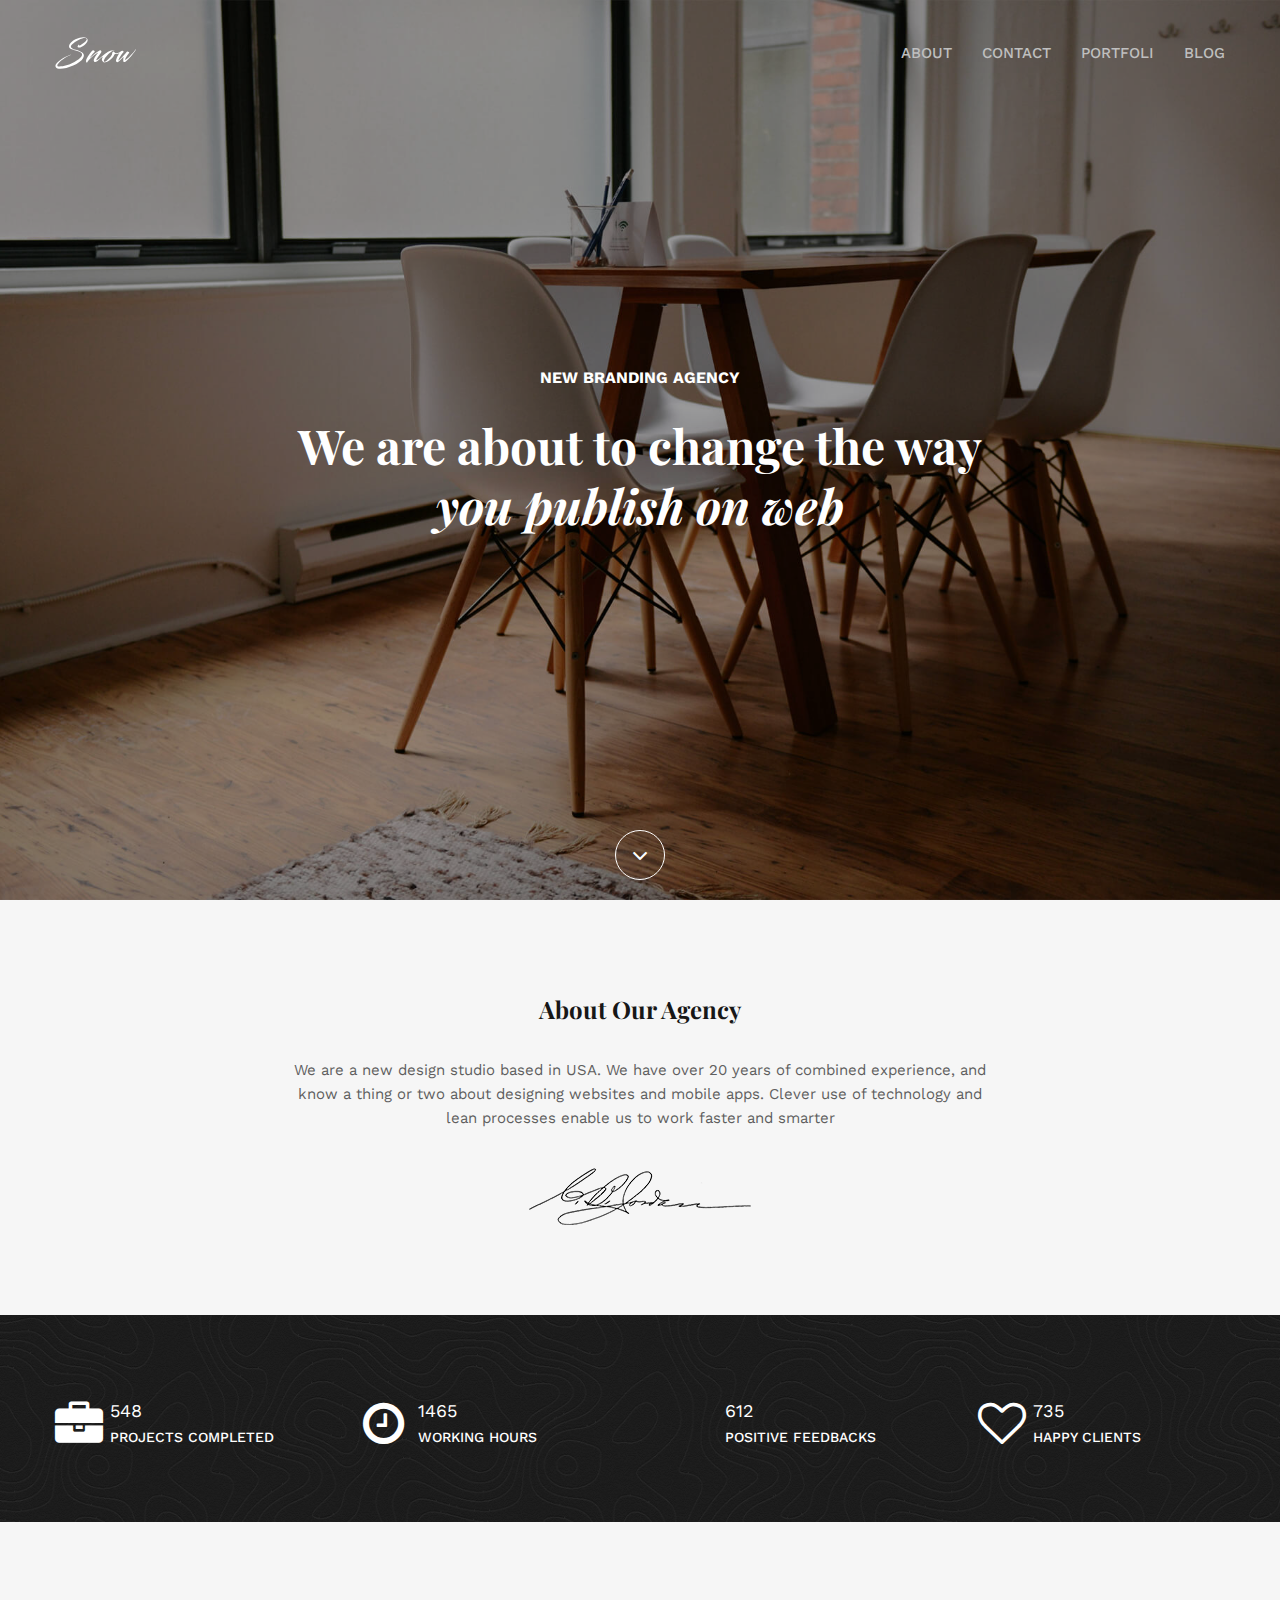
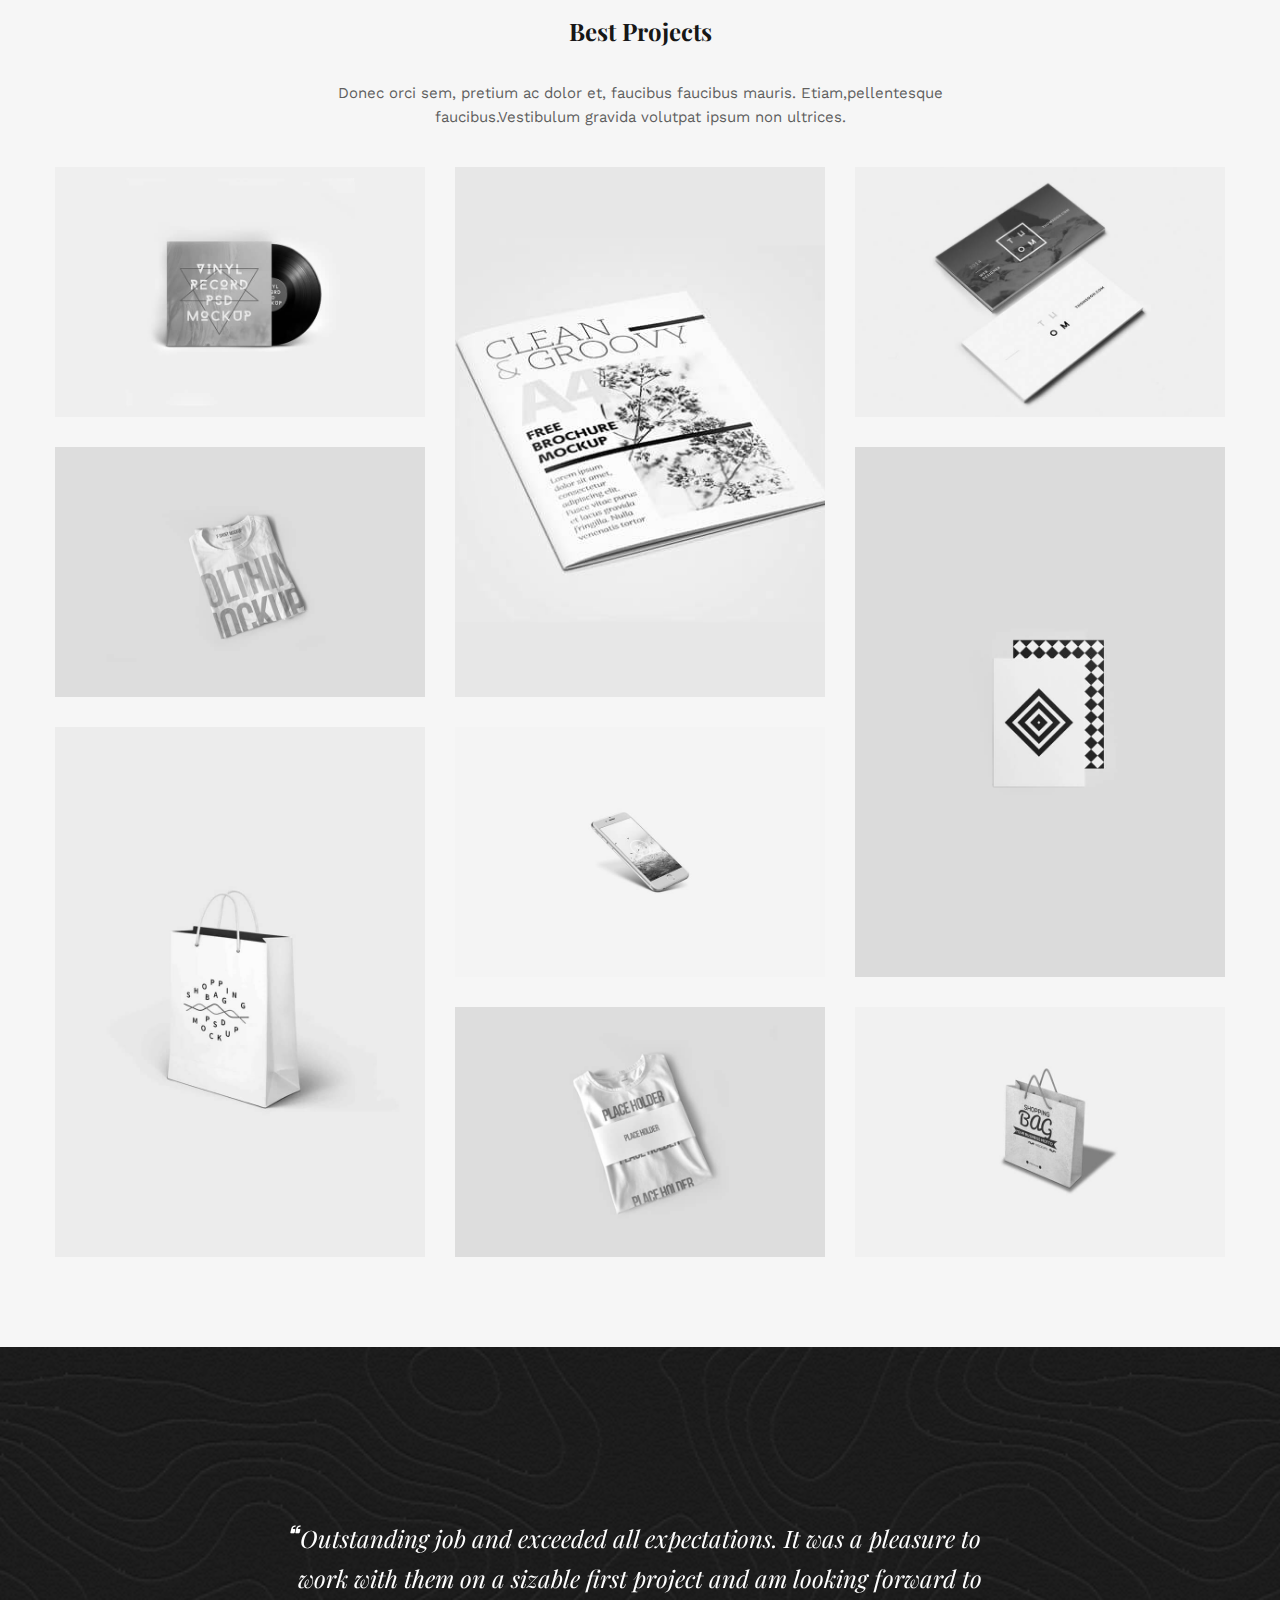
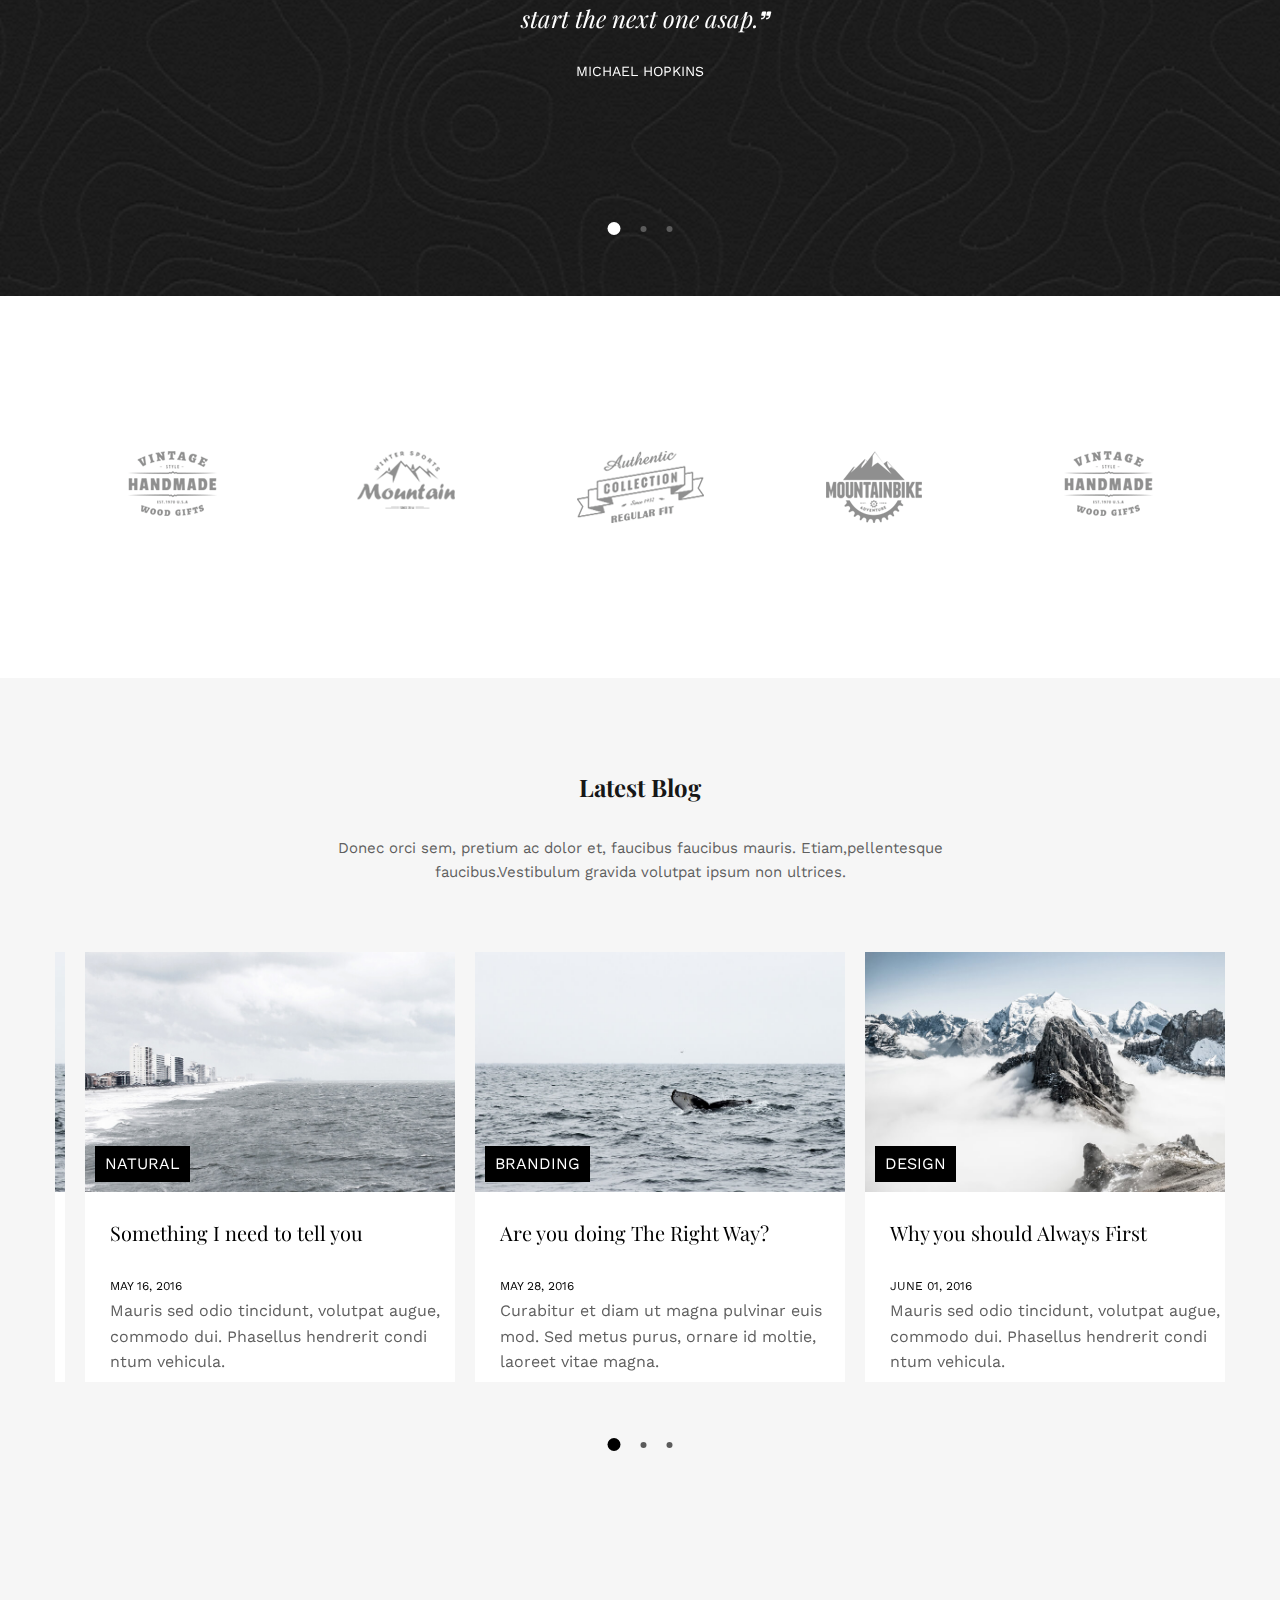
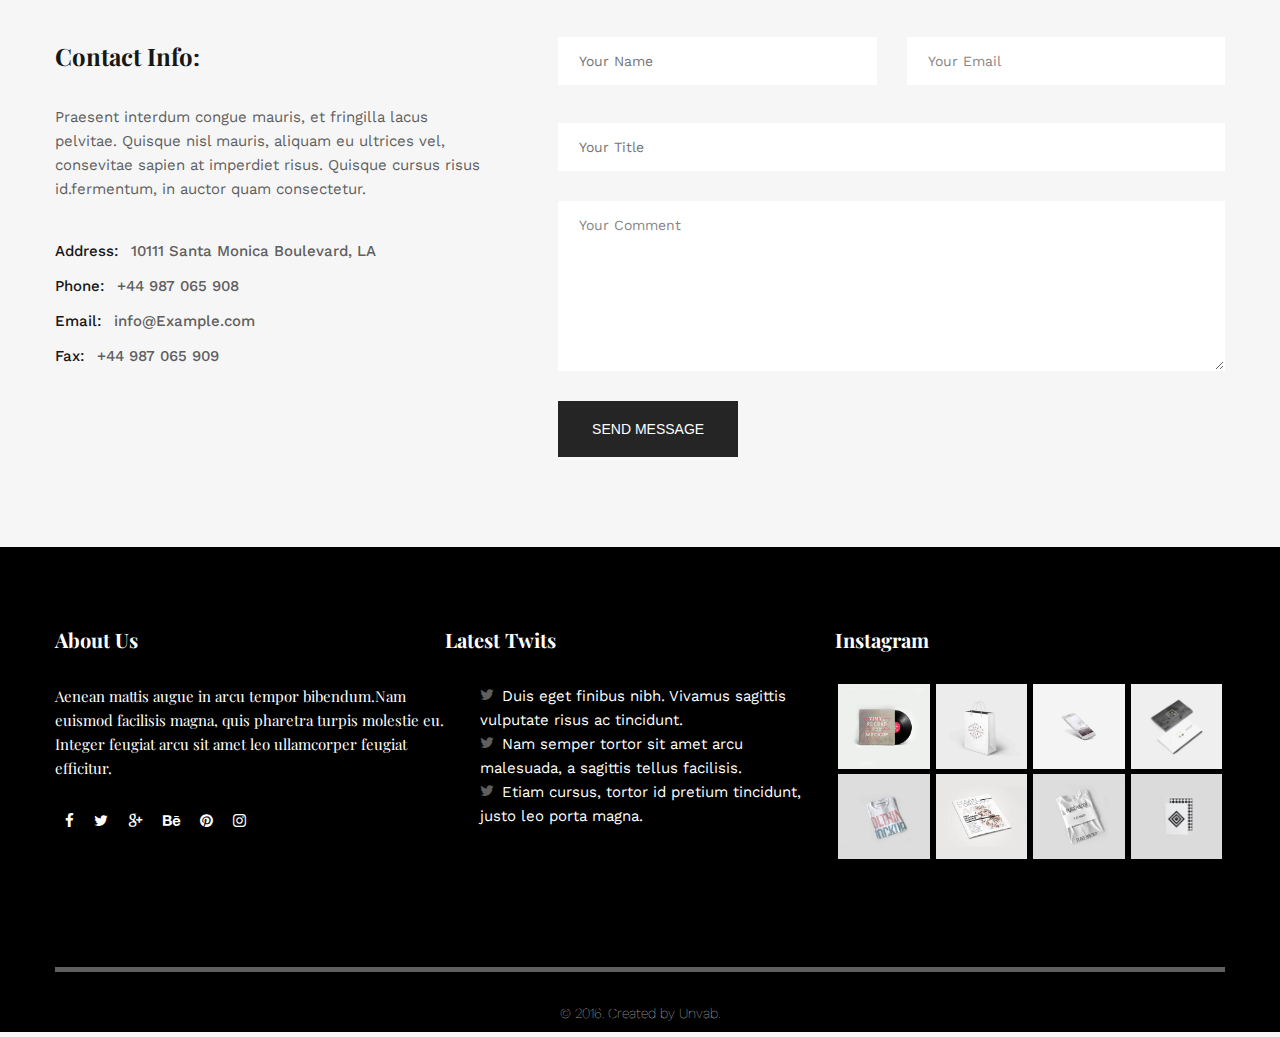
<file: index.html>
<!DOCTYPE html>
<html lang="en">

<head>
    <meta charset="UTF-8">
    <meta name="viewport" content="width=device-width, initial-scale=1">
    <link rel="stylesheet" href="css/reset .css">
    <link href="https://fonts.googleapis.com/css?family=Playfair+Display:400i,700|Work+Sans:400,500&display=swap" rel="stylesheet">
    <link rel="stylesheet" href="css/icomoon.css">
    <link rel="stylesheet" href="css/slick.css">
    <link rel="stylesheet" href="css/form.css">
    <link rel="stylesheet" href="css/style.css">
    <title>Snow</title>
</head>

<body>
    <div id="wrapper">
        <header id="header" style="background-image: url(img/bg-01.jpg);">
            <div class="header-content">
                <div class="container">
                    <div class="header-wraper">
                        <a href="#" class="logo"><img width="82" height="32" src="img/logo-light.svg" alt="">
                            <nav>
                                <span id="trigger" class="trigger">
                                    <i></i>
                                    <i></i>
                                    <i></i>
                                </span>
                                <ul class="menu" id="menu">
                                    <li><a href="#about-agency">About</a></li>
                                    <li><a href="#contact">Contact</a></li>
                                    <li><a href="#portfoli">Portfoli</a></li>
                                    <li><a href="#blog">Blog</a></li>
                                </ul>
                            </nav>
                    </div>
                </div>
            </div>
            <div class="main-slogan">
                <span class="sub-title">New branding agency</span>
                <h1>We are about to change the way <span class="text-style">you publish on web</span></h1>
            </div>
            <div class="btn-down">
                <a href="about-agency" class="icon-angle-down"></a>
            </div>
        </header>
        <main id="main"></main>
        <section class="about-agency" id="about-agency">
            <div class="heading">
                <h2>About Our Agency</h2>
                <p>We are a new design studio based in USA. We have over 20 years of combined experience, and know a thing or two about designing websites and mobile apps. Clever use of technology and lean processes enable us to work faster and smarter</p>
            </div>
            <img class="signature" src="img/signa-01.png" alt="">
        </section>
        <section class="our-achievements" style="background-image: url(img/bg-02.png);">
            <div class="container">
                <div class="row">
                    <div class="col">
                        <div class="achievements-item">
                            <i class="icon-briefcase"></i>
                            <div class="achievements-details">
                                <div class="achievements-nomber">548</div>
                                <div class="achievements-title">projects completed</div>
                            </div>
                        </div>
                    </div>
                    <div class="col">
                        <div class="achievements-item">
                            <i class="icon-clock-o"></i>
                            <div class="achievements-details">
                                <div class="achievements-nomber">1465</div>
                                <div class="achievements-title">WORKING HOURS</div>
                            </div>
                        </div>
                    </div>
                    <div class="col">
                        <div class="achievements-item">
                            <i class="icon-star"></i>
                            <div class="achievements-details">
                                <div class="achievements-nomber">612</div>
                                <div class="achievements-title">POSITIVE FEEDBACKS</div>
                            </div>
                        </div>
                    </div>
                    <div class="col">
                        <div class="achievements-item">
                            <i class="icon-heart-o"></i>
                            <div class="achievements-details">
                                <div class="achievements-nomber">735</div>
                                <div class="achievements-title">HAPPY CLIENTS</div>
                            </div>
                        </div>
                    </div>
                </div>
            </div>
        </section>
        <section class="best-project" id="portfoli">
            <div class="container">
                <div class="heading">
                    <h2>Best Projects</h2>
                    <p>Donec orci sem, pretium ac dolor et, faucibus faucibus mauris. Etiam,pellentesque faucibus.Vestibulum gravida volutpat ipsum non ultrices.</p>
                </div>
                <div class="project-items">
                    <div class="project-items-col">
                        <a href="#" class="project-item" style="background-image: url(img/img-05.jpg);"></a>
                        <a href="#" class="project-item" style="background-image: url(img/img-06.jpg);"></a>
                        <a href="#" class="project-item project-item-big" style="background-image: url(img/img-07.jpg);"></a>
                    </div>
                    <div class="project-items-col">
                        <a href="#" class="project-item project-item-big" style="background-image: url(img/img-08.jpg);"></a>
                        <a href="#" class="project-item" style="background-image: url(img/img-09.jpg);"></a>
                        <a href="#" class="project-item" style="background-image: url(img/img-10.jpg);"></a>
                    </div>
                    <div class="project-items-col">
                        <a href="#" class="project-item" style="background-image: url(img/img-11.jpg);"></a>
                        <a href="#" class="project-item project-item-big" style="background-image: url(img/img-12.jpg);"></a>
                        <a href="#" class="project-item" style="background-image: url(img/img-13.jpg);"></a>
                    </div>
                </div>
            </div>
    </div>
    </section>
    <section class="testimonials" style="background-image: url(img/bg-02.png);">
        <div class="single-item">
            <div>
                <blockquote>
                    <p>Outstanding job and exceeded all expectations. It was a pleasure to work with them on a sizable first project and am looking forward to start the next one asap.</p>
                    <cite>Michael Hopkins</cite>
                </blockquote>
            </div>
            <div>
                <blockquote>
                    <p>Lorem ipsum dolor sit amet, consectetur adipisicing elit. Quos, omnis.</p>
                    <cite>Michael Hopkins</cite>
                </blockquote>
            </div>
            <div>
                <blockquote>
                    <p>Lorem ipsum dolor sit amet, consectetur adipisicing elit. Et tempore, nesciunt atque! Cum sapiente beatae numquam doloremque dolores deserunt eveniet impedit accusamus quibusdam? Aliquam ipsa eius sint ex, molestiae repellendus.</p>
                    <cite>Michael Hopkins</cite>
                </blockquote>
            </div>
        </div>
    </section>
    <section class="logo-carousel">
        <div class="container">
            <div class="logo-item">
                <div><a class="logo-link" href="#"><img src="img/img-01.png" alt=""></a></div>
                <div><a class="logo-link" href="#"><img src="img/img-02.png" alt=""></a></div>
                <div><a class="logo-link" href="#"><img src="img/img-03.png" alt=""></a></div>
                <div><a class="logo-link" href="#"><img src="img/img-04.png" alt=""></a></div>
                <div><a class="logo-link" href="#"><img src="img/img-01.png" alt=""></a></div>
                <div><a class="logo-link" href="#"><img src="img/img-02.png" alt=""></a></div>
                <div><a class="logo-link" href="#"><img src="img/img-03.png" alt=""></a></div>
                <div><a class="logo-link" href="#"><img src="img/img-04.png" alt=""></a></div>
            </div>
        </div>
    </section>
    <section class="latest-blog">
        <div class="heading">
            <h2>Latest Blog</h2>
            <p>Donec orci sem, pretium ac dolor et, faucibus faucibus mauris. Etiam,pellentesque faucibus.Vestibulum gravida volutpat ipsum non ultrices.</p>
        </div>
        <div class="container">
            <div class="post-carousel" id="blog">
                <div>
                    <div class="post">
                        <a href="#">
                            <figure style="background-image: url(img/img-02.jpg);">
                                <!-- <img src="img/img-02.jpg" alt=""> -->
                                <figcaption>natural</figcaption>
                            </figure>
                        </a>
                        <div class="post-title">Something I need to tell you</div>
                        <div class="post-time">May 16, 2016</div>
                        <div class="post-description">Mauris sed odio tincidunt, volutpat augue, commodo dui. Phasellus hendrerit condi ntum vehicula.</div>
                    </div>
                </div>
                <div>
                    <div class="post">
                        <a href="#">
                            <figure style="background-image: url(img/img-03.jpg);">
                                <figcaption>branding</figcaption>
                            </figure>
                        </a>
                        <div class="post-title">Are you doing The Right Way?</div>
                        <div class="post-time">May 28, 2016</div>
                        <div class="post-description">Curabitur et diam ut magna pulvinar euis mod. Sed metus purus, ornare id moltie, laoreet vitae magna.</div>
                    </div>
                </div>
                <div>
                    <div class="post">
                        <a href="#">
                            <figure style="background-image: url(img/img-04.jpg);">
                                <figcaption>design</figcaption>
                            </figure>
                        </a>
                        <div class="post-title">Why you should Always First</div>
                        <div class="post-time">june 01, 2016</div>
                        <div class="post-description">Mauris sed odio tincidunt, volutpat augue, commodo dui. Phasellus hendrerit condi ntum vehicula.</div>
                    </div>
                </div>
                <div>
                    <div class="post">
                        <div class="post-img"><img src="img/img-03.jpg" alt=""></div>
                        <div class="post-title">Are you doing The Right Way?</div>
                        <div class="post-time">May 28, 2016</div>
                        <div class="post-description">Curabitur et diam ut magna pulvinar euis mod. Sed metus purus, ornare id moltie, laoreet vitae magna.</div>
                    </div>
                </div>
                <div>
                    <div class="post">
                        <div class="post-img"><img src="img/img-04.jpg" alt=""></div>
                        <div class="post-title">Why you should Always First</div>
                        <div class="post-time">june 01, 2016</div>
                        <div class="post-description">Mauris sed odio tincidunt, volutpat augue, commodo dui. Phasellus hendrerit condi ntum vehicula.</div>
                    </div>
                </div>
                <div>
                    <div class="post">
                        <div class="post-img"><img src="img/img-02.jpg" alt=""></div>
                        <div class="post-title">Something I need to tell you</div>
                        <div class="post-time">May 16, 2016</div>
                        <div class="post-description">Mauris sed odio tincidunt, volutpat augue, commodo dui. Phasellus hendrerit condi ntum vehicula.</div>
                    </div>
                </div>
                <div>
                    <div class="post">
                        <div class="post-img"><img src="img/img-03.jpg" alt=""></div>
                        <div class="post-title">Are you doing The Right Way?</div>
                        <div class="post-time">May 28, 2016</div>
                        <div class="post-description">Curabitur et diam ut magna pulvinar euis mod. Sed metus purus, ornare id moltie, laoreet vitae magna.</div>
                    </div>
                </div>
                <div>
                    <div class="post">
                        <div class="post-img"><img src="img/img-03.jpg" alt=""></div>
                        <div class="post-title">Are you doing The Right Way?</div>
                        <div class="post-time">May 28, 2016</div>
                        <div class="post-description">Curabitur et diam ut magna pulvinar euis mod. Sed metus purus, ornare id moltie, laoreet vitae magna.</div>
                    </div>
                </div>
            </div>
        </div>
    </section>
    <section class="contact-info" id="contact">
        <div class="container">
            <div class="row">
                <div class="contact">
                    <div class="contact-heading">
                        <h2>Contact Info:</h2>
                        <p>Praesent interdum congue mauris, et fringilla lacus pelvitae. Quisque nisl mauris, aliquam eu ultrices vel, consevitae sapien at imperdiet risus. Quisque cursus risus id.fermentum, in auctor quam consectetur.</p>
                    </div>
                    <ul class="contact-list">
                        <li>
                            <strong class="contact-list_title">Address:</strong>
                            <span> 10111 Santa Monica Boulevard, LA</span>
                        </li>
                        <li>
                            <strong class="contact-list_title">Phone:</strong>
                            <a href="tel:44987065908">+44 987 065 908</a>
                        </li>
                        <li>
                            <strong class="contact-list_title">Email:</strong>
                            <a href="mailto:info@Example.com">info@Example.com</a>
                        </li>
                        <li>
                            <strong class="contact-list_title">Fax:</strong>
                            <a href="fax:+44987065908">+44 987 065 909</a>
                        </li>
                    </ul>
                </div>
                <div class="contact-form">
                    <form action="#">
                        <div class="user-data">
                            <input type="text" placeholder="Your Name">
                            <input type="email" placeholder="Your Email">
                        </div>
                        <input type="text" placeholder="Your Title">
                        <textarea name="#" id="#" cols="30" rows="10" placeholder="Your Comment"></textarea>
                        <input type="submit" value="send message">
                    </form>
                </div>
            </div>
        </div>
    </section>
    <footer id="footer">
        <div class="container">
            <div class="row">
                <div class="col-footer">
                    <h5>About Us</h5>
                    <p>Aenean mattis augue in arcu tempor bibendum.Nam euismod facilisis magna, quis pharetra turpis molestie eu. Integer feugiat arcu sit amet leo ullamcorper feugiat efficitur.</p>
                    <div class="social-icon">
                        <ul>
                            <li><a href="#" class="icon-facebook"></a></li>
                            <li><a href="#" class="icon-twitter"></a></li>
                            <li><a href="#" class="icon-google"></a></li>
                            <li><a href="#" class="icon-behance"></a></li>
                            <li><a href="#" class="icon-pinterest"></a></li>
                            <li><a href="#" class="icon-instagram"></a></li>
                        </ul>
                    </div>
                </div>
                <div class="col-footer">
                    <h5>Latest Twits</h5>
                    <ul class="twitter">
                        <li><i class="icon-twitter icon-twitter-home">
                                <span class="li-text">Duis eget finibus nibh. Vivamus sagittis vulputate risus ac tincidunt.</span>
                        </i></li>
                        <li><i class="icon-twitter">
                                <span class="li-text">Nam semper tortor sit amet arcu malesuada, a sagittis tellus facilisis.</span>
                        </i></li>
                        <li><i class="icon-twitter">
                                <span class="li-text">Etiam cursus, tortor id pretium tincidunt, justo leo porta magna.</span>
                        </i></li>
                    </ul>
                </div>
                <div class="col-footer">
                    <h5>Instagram</h5>
                    <div class="row">
                        <div class="insta-col">
                            <a href="#" class="insta-img" style="background-image: url(img/img-05.jpg);"></a>
                            <a href="#" class="insta-img" style="background-image: url(img/img-06.jpg);"></a>
                        </div>
                        <div class="insta-col">
                            <a href="#" class="insta-img" style="background-image: url(img/img-07.jpg);"></a>
                            <a href="#" class="insta-img" style="background-image: url(img/img-08.jpg);"></a>
                        </div>
                        <div class="insta-col">
                            <a href="#" class="insta-img" style="background-image: url(img/img-09.jpg);"></a>
                            <a href="#" class="insta-img" style="background-image: url(img/img-10.jpg);"></a>
                        </div>
                        <div class="insta-col">
                            <a href="#" class="insta-img" style="background-image: url(img/img-11.jpg);"></a>
                            <a href="#" class="insta-img" style="background-image: url(img/img-12.jpg);"></a>
                        </div>
                    </div>
                </div>
            </div>
             <div class="border">
                <h6>© 2016. Created by Unvab.</h6>
            </div>
        </div>
    </footer>
    </div>
    <script src="js/jquery-3.3.1.min.js"></script>
    <script src="js/slick.js"></script>
    <script type="js/masonry.pkgd.js"></script>
    <script src="js/main.js"></script>
</body>

</html>
</file>
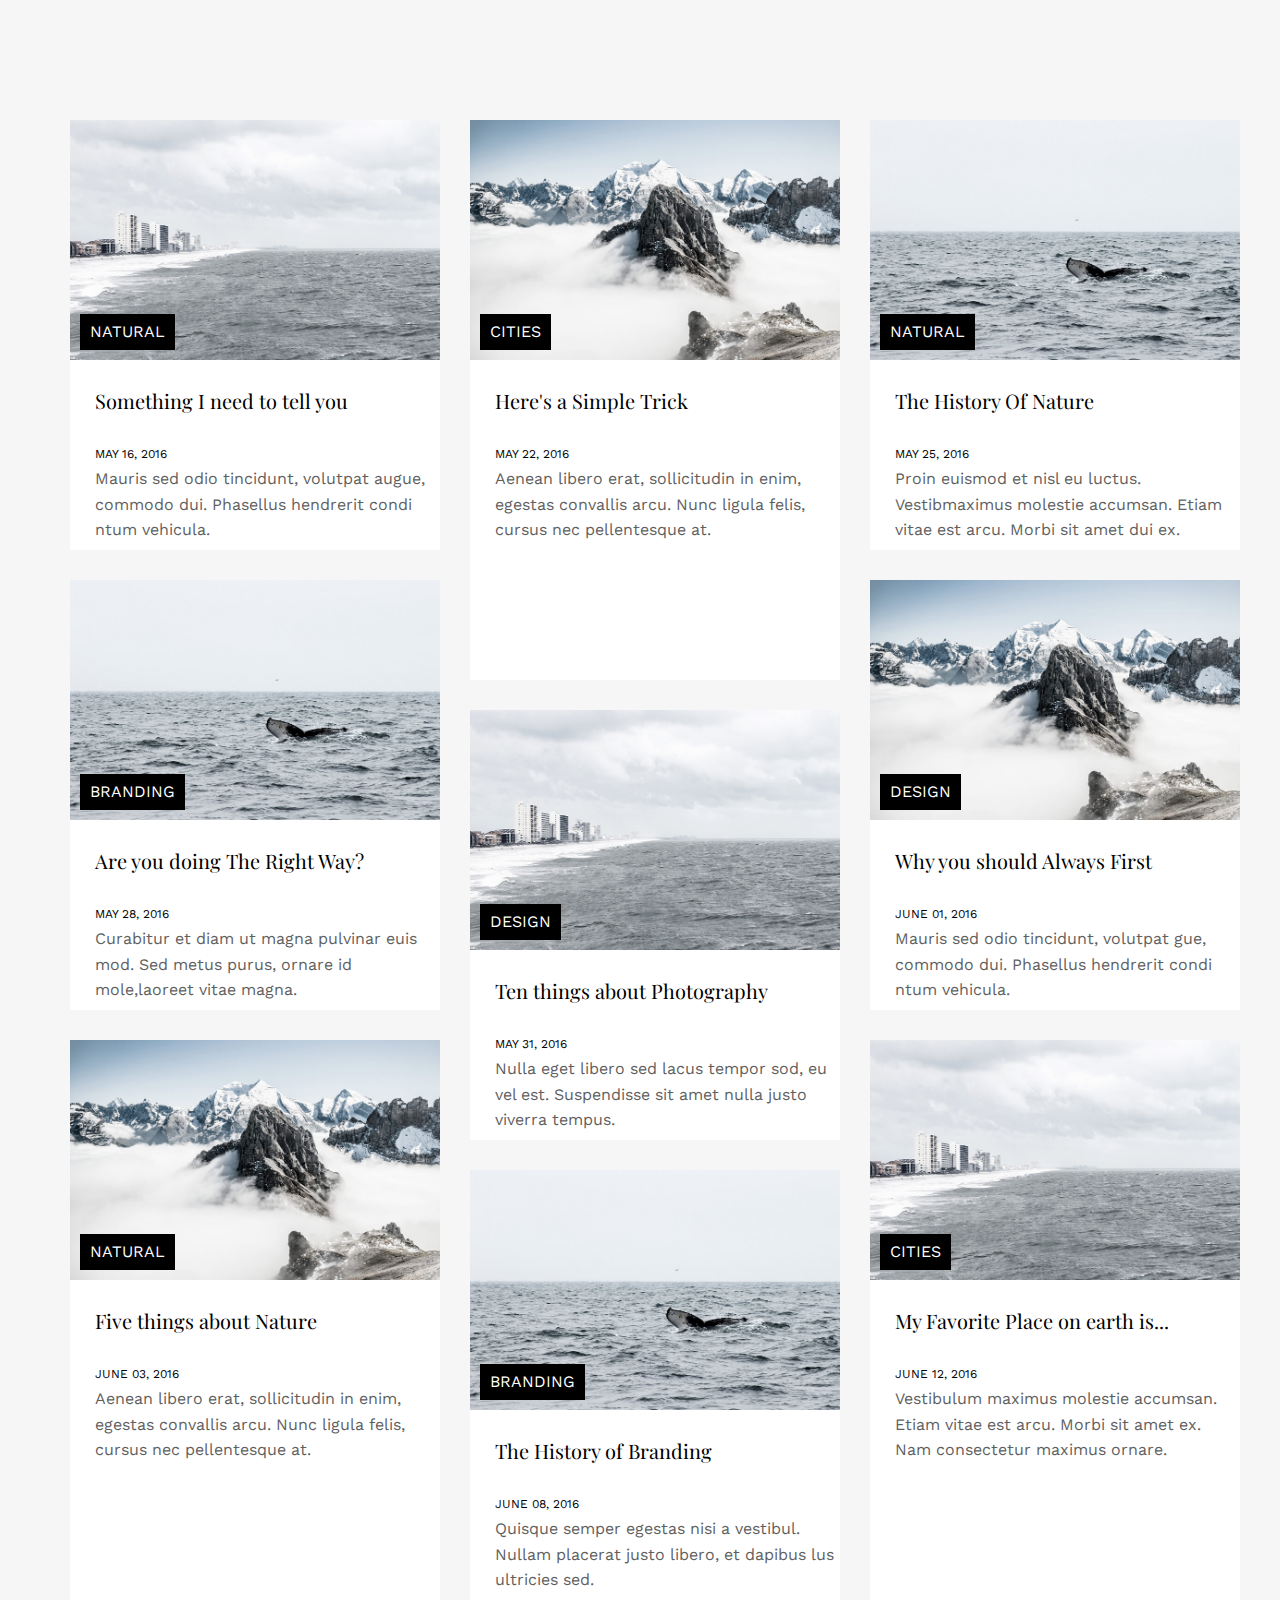
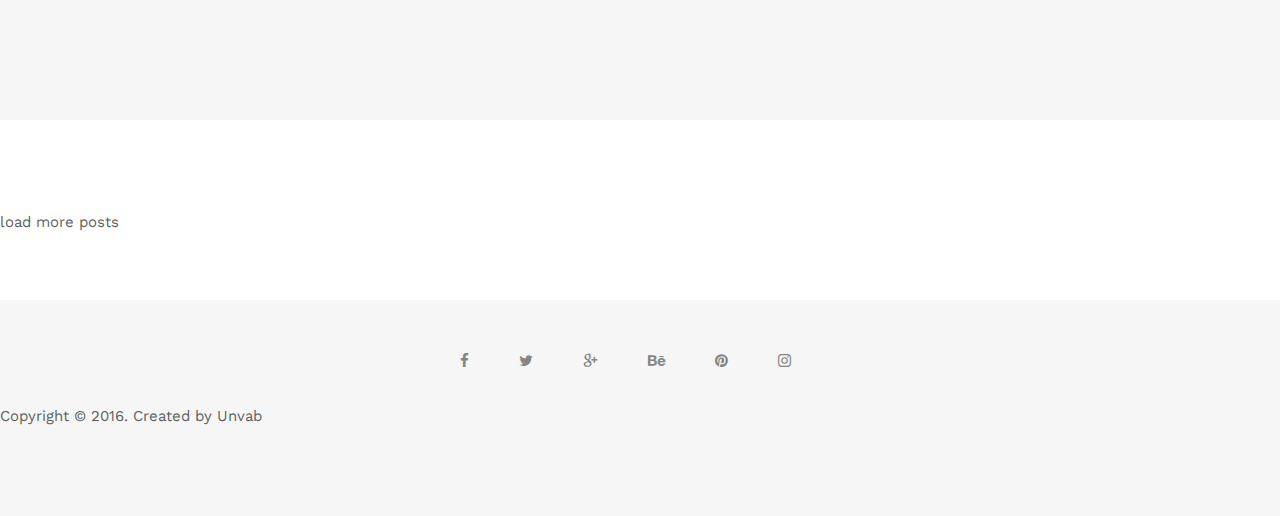
<file: singl-post.html>
<!DOCTYPE html>
<html lang="en">
<head>
	<meta charset="UTF-8">
	<title>singl-post</title>
    <link rel="stylesheet" href="css/reset .css">
    <link href="https://fonts.googleapis.com/css?family=Playfair+Display:400i,700|Work+Sans:400,500&display=swap" rel="stylesheet">
    <link rel="stylesheet" href="css/icomoon.css">
    <link rel="stylesheet" href="css/slick.css">
    <link rel="stylesheet" href="css/form.css">
    <link rel="stylesheet" href="css/style.css">
</head>
<body>
	<header>
	</header>
	<main id="main" style="background-color: #f6f6f6">
		<section class="singl-post">
			
			<div class="container">
                <div class="post-item">
                    <div class="post-col">
                        <div class="post">
                            <a href="#">
                                <figure style="background-image: url(img/img-02.jpg);">                         
                                    <figcaption>natural</figcaption>
                                </figure>
                            </a>
                                <div class="post-title">Something I need to tell you</div>
                                <div class="post-time">May 16, 2016</div>
                                <div class="post-description">Mauris sed odio tincidunt, volutpat augue, commodo dui. Phasellus hendrerit condi ntum vehicula.</div>
                        </div>
                        <div class="post">
                            <a href="#">
                                <figure style="background-image: url(img/img-03.jpg);">                         
                                    <figcaption>branding</figcaption>
                                </figure>
                            </a>
                                <div class="post-title">Are you doing The Right Way?</div>
                                <div class="post-time">May 28, 2016</div>
                                <div class="post-description">Curabitur et diam ut magna pulvinar euis mod. Sed metus purus, ornare id mole,laoreet vitae magna.</div>
                        </div>
                        <div class="post post-big">
                            <a href="#">
                                <figure class="picture" style="background-image: url(img/img-04.jpg);">                         
                                    <figcaption>natural</figcaption>
                                </figure>
                            </a>
                                <div class="post-title">Five things about Nature</div>
                                <div class="post-time">june 03, 2016</div>
                                <div class="post-description">Aenean libero erat, sollicitudin in enim, egestas convallis arcu. Nunc ligula felis, cursus nec pellentesque at.</div>
                        </div>
                    </div>
                     <div class="post-col">
                        <div class="post post-big">
                            <a href="#">
                                <figure class="picture" style="background-image: url(img/img-04.jpg);">                         
                                    <figcaption>cities</figcaption>
                                </figure>
                            </a>
                                <div class="post-title">Here's a Simple Trick</div>
                                <div class="post-time">May 22, 2016</div>
                                <div class="post-description">Aenean libero erat, sollicitudin in enim, egestas convallis arcu. Nunc ligula felis, cursus nec pellentesque at.</div>
                        </div>
                        <div class="post">
                            <a href="#">
                                <figure style="background-image: url(img/img-02.jpg);">                         
                                    <figcaption>design</figcaption>
                                </figure>
                            </a>
                                <div class="post-title">Ten things about Photography</div>
                                <div class="post-time">May 31, 2016</div>
                                <div class="post-description">Nulla eget libero sed lacus tempor sod, eu vel est. Suspendisse sit amet nulla justo viverra tempus.</div>
                        </div>
                        <div class="post">
                            <a href="#">
                                <figure style="background-image: url(img/img-03.jpg);">                         
                                    <figcaption>branding</figcaption>
                                </figure>
                            </a>
                                <div class="post-title">The History of Branding</div>
                                <div class="post-time">june 08, 2016</div>
                                <div class="post-description">Quisque semper egestas nisi a vestibul. Nullam placerat justo libero, et dapibus lus ultricies sed.</div>
                        </div>
                    </div>
                     <div class="post-col">
                        <div class="post">
                            <a href="#">
                                <figure style="background-image: url(img/img-03.jpg);">                         
                                    <figcaption>natural</figcaption>
                                </figure>
                            </a>
                                <div class="post-title">The History Of Nature</div>
                                <div class="post-time">May 25, 2016</div>
                                <div class="post-description">Proin euismod et nisl eu luctus. Vestibmaximus molestie accumsan. Etiam vitae est arcu. Morbi sit amet dui ex.</div>
                        </div>
                        <div class="post">
                            <a href="#">
                                <figure style="background-image: url(img/img-04.jpg);">                         
                                    <figcaption>design</figcaption>
                                </figure>
                            </a>
                                <div class="post-title">Why you should Always First</div>
                                <div class="post-time">june 01, 2016</div>
                                <div class="post-description">Mauris sed odio tincidunt, volutpat gue, commodo dui. Phasellus hendrerit condi ntum vehicula.</div>
                        </div>
                        <div class="post post-big">
                            <a href="#">
                                <figure class="picture" style="background-image: url(img/img-02.jpg);">                         
                                    <figcaption>cities</figcaption>
                                </figure>
                            </a>
                                <div class="post-title">My Favorite Place on earth is...</div>
                                <div class="post-time">june 12, 2016</div>
                                <div class="post-description">Vestibulum maximus molestie accumsan. Etiam vitae est arcu. Morbi sit amet ex. Nam consectetur maximus ornare.</div>
                        </div>
                    </div>                         
                </div>      
            </div>
                
				
        
		</section>
		<section class="next" style="background-color: #fff">
			<div class="load">
				<p>load more posts</p>
			</div>
		</section>
	</main>
    <footer id="footer-snow" style="background-color: #f6f6f6">
        <div class="social-icon-snow">
            <ul>
                <li class="footer-li"><a href="#" class="icon-facebook"></a></li>
                <li class="footer-li"><a href="#" class="icon-twitter"></a></li>
                <li class="footer-li"><a href="#" class="icon-google"></a></li>
                <li class="footer-li"><a href="#" class="icon-behance"></a></li>
                <li class="footer-li"><a href="#" class="icon-pinterest"></a></li>
                <li class="footer-li"><a href="#" class="icon-instagram"></a></li>
            </ul>
            <p>Copyright © 2016. Created by Unvab</p>
        </div>
    </footer>
</body>
</html>
</file>
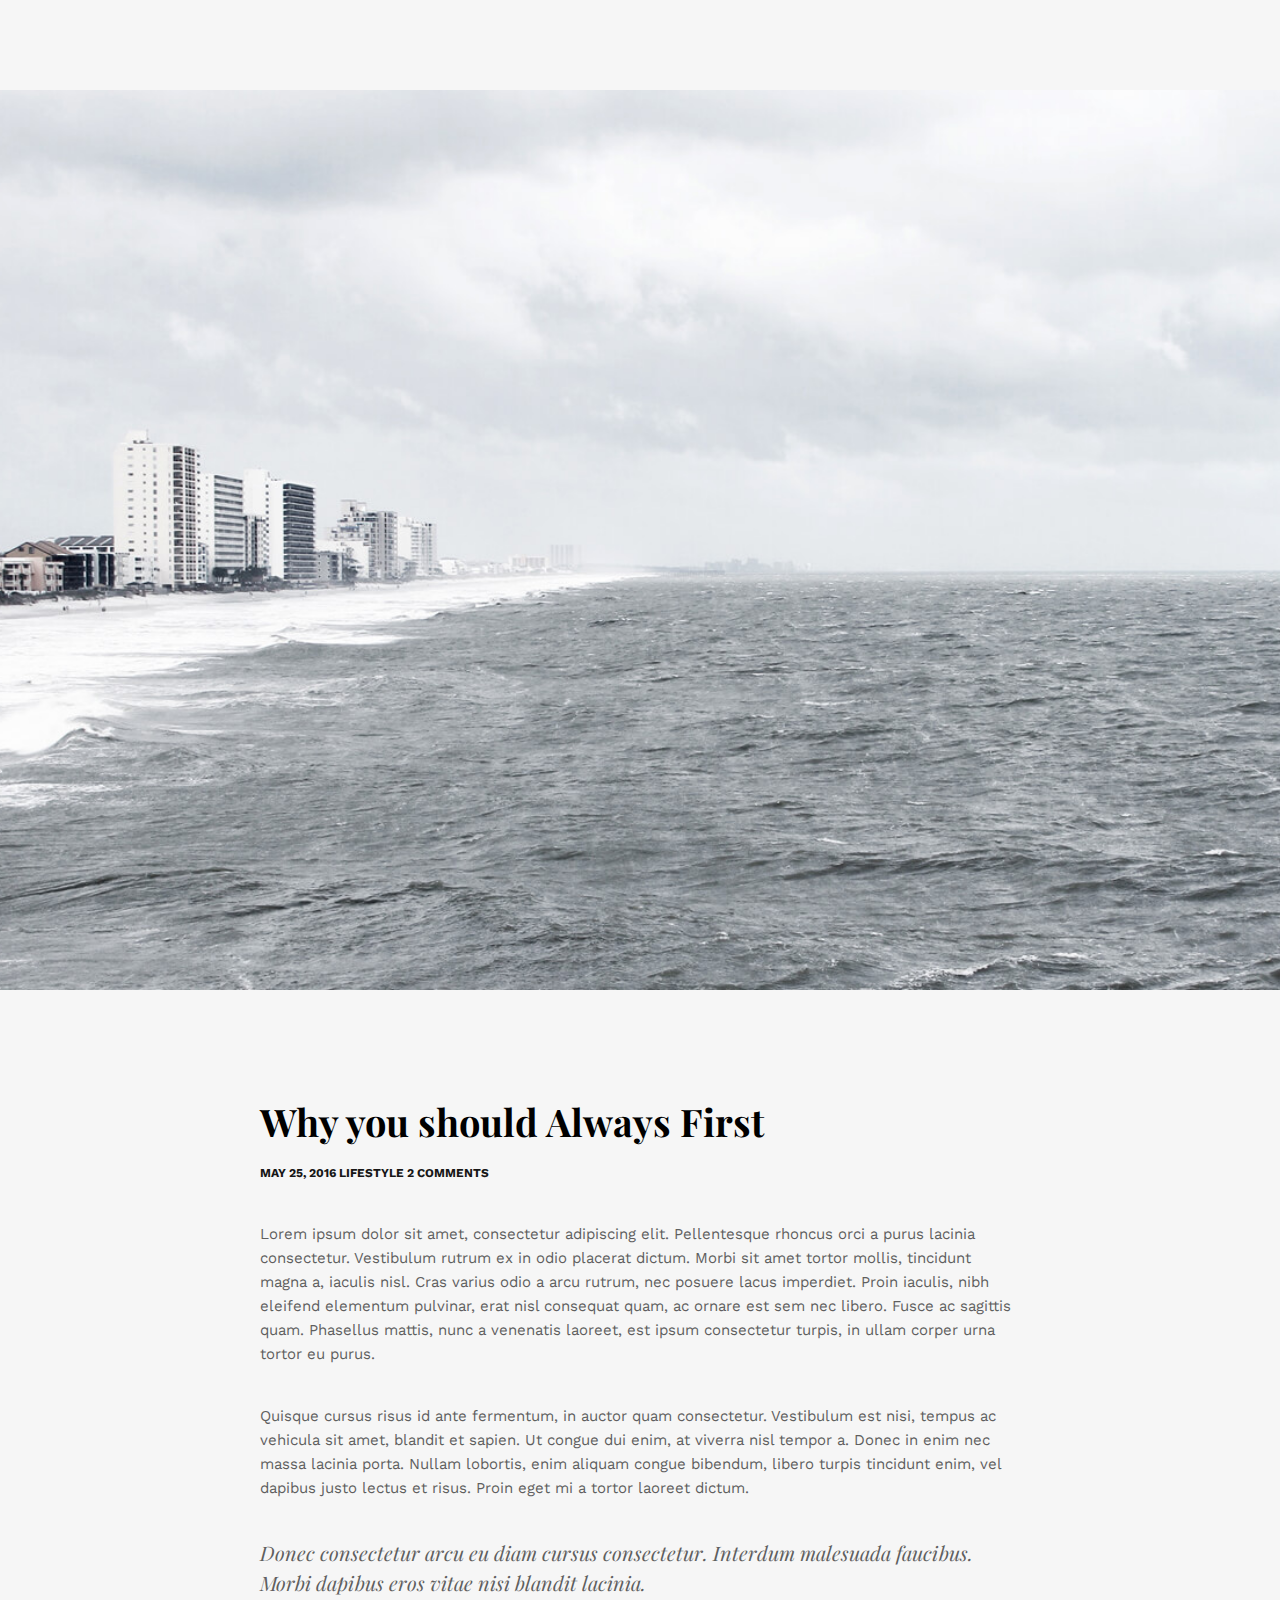
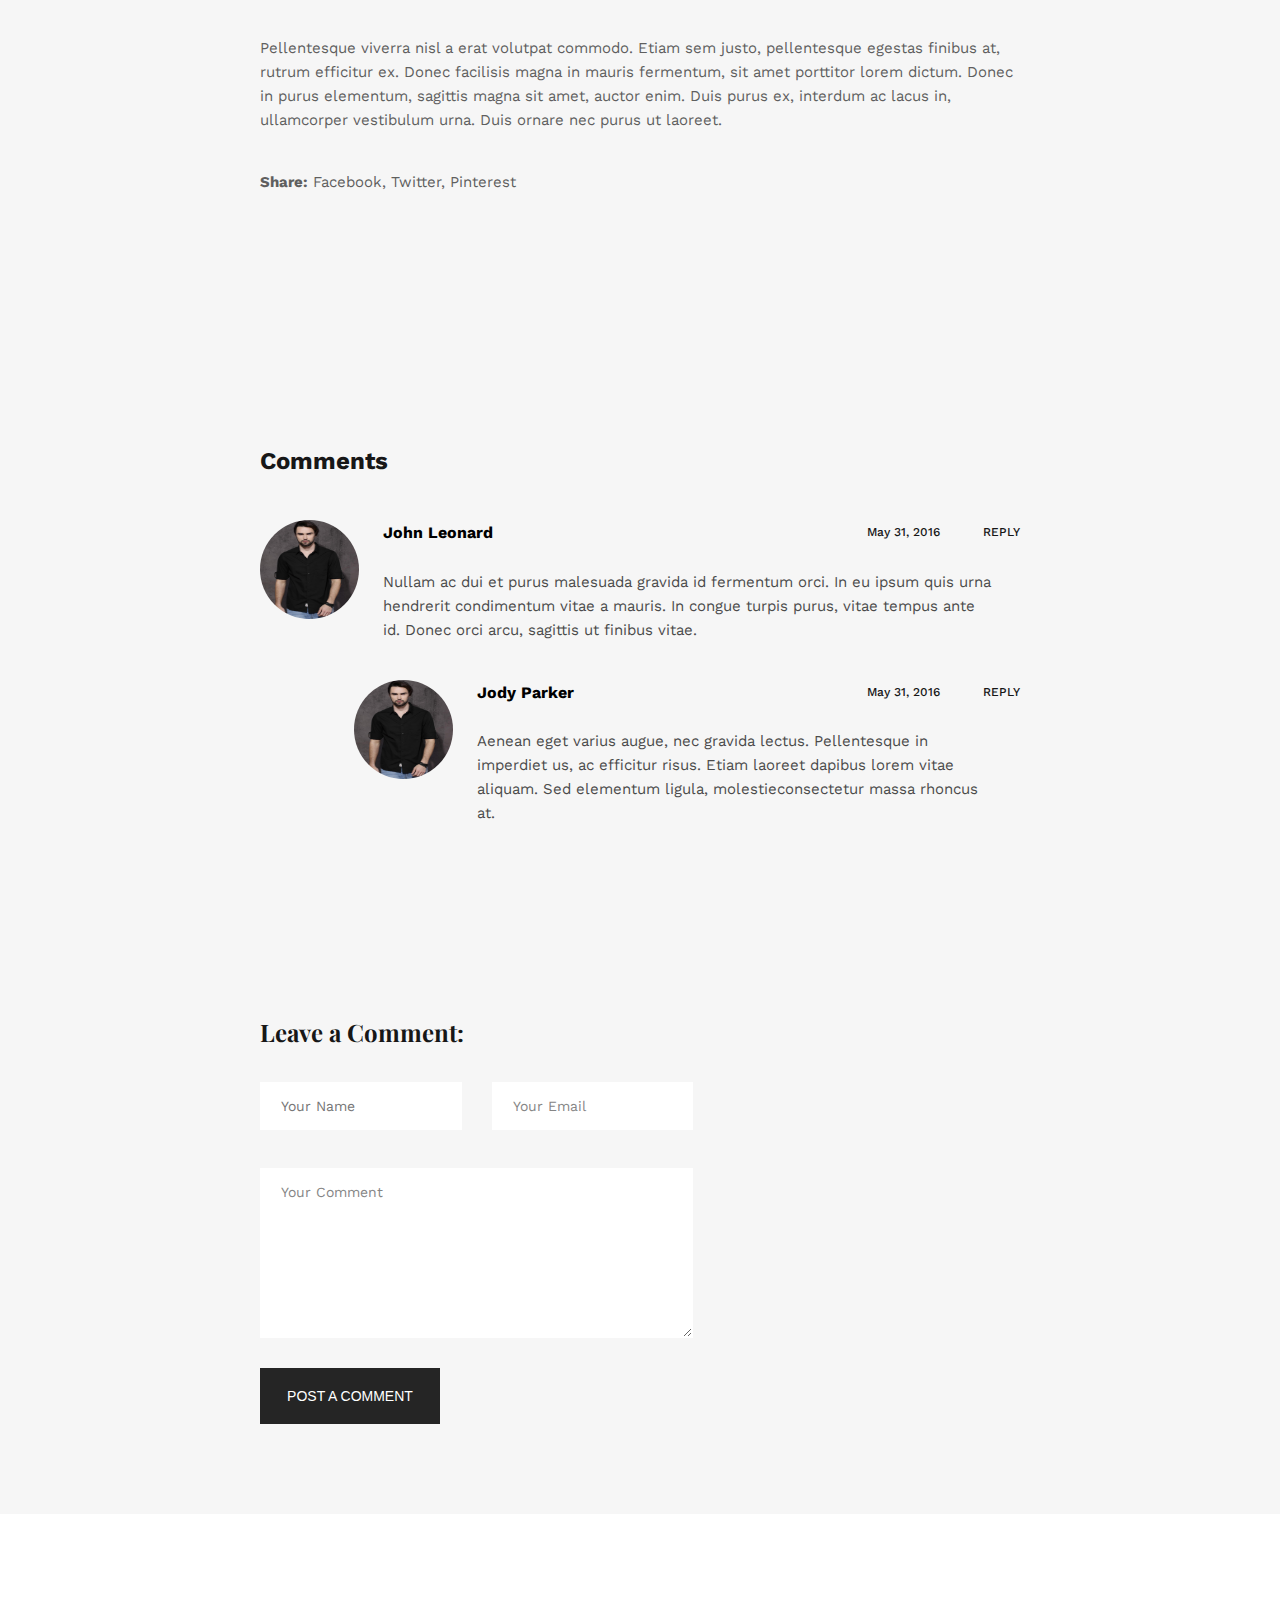
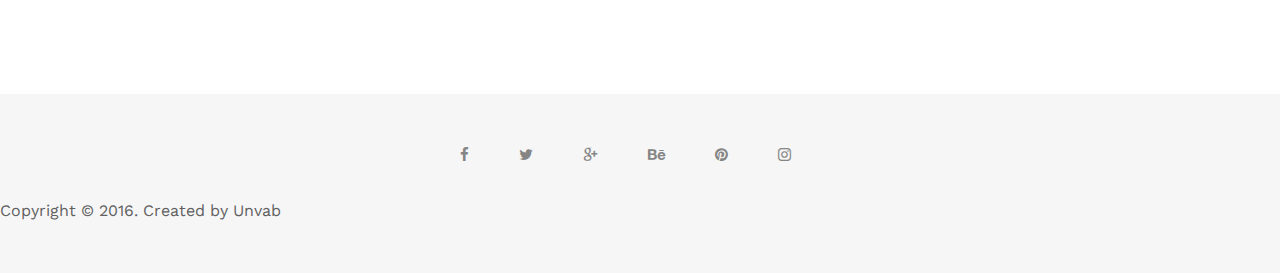
<file: snow-page.html>
<!DOCTYPE html>
<html lang="en">
<head>
	<meta charset="UTF-8">
	<title>Snow-page-2</title>
	<link rel="stylesheet" href="css/reset .css">
    <link href="https://fonts.googleapis.com/css?family=Playfair+Display:400i,700|Work+Sans:400,500&display=swap" rel="stylesheet">
    <link rel="stylesheet" href="css/icomoon.css">
    <link rel="stylesheet" href="css/slick.css">
    <link rel="stylesheet" href="css/form.css">
    <link rel="stylesheet" href="css/style.css">

</head>
<body>
	<!-- <header id="header" >
	</header> -->
	<main id="main"> 
	<section class="blog">
		<div class="wrapper">
			<div class="blog-img" style="background-image: url(img/img-14.jpg);"></div>
			<div class="container-blog">
				<h1 class="title">Why you should Always First</h1>
				<div class="detail">
					<span class="time">May 25, 2016</span>
					<span class="style"><a href="#">Lifestyle</a></span>
					<span class="comments"><a href="#">2 Comments</a></span>
				</div>
				<div class="description">
					<p>Lorem ipsum dolor sit amet, consectetur adipiscing elit. Pellentesque rhoncus orci a purus lacinia consectetur. Vestibulum rutrum ex in odio placerat dictum. Morbi sit amet tortor mollis, tincidunt magna a, iaculis nisl. Cras varius odio a arcu rutrum, nec posuere lacus imperdiet. Proin iaculis, nibh eleifend elementum pulvinar, erat nisl consequat quam, ac ornare est sem nec libero. Fusce ac sagittis quam. Phasellus mattis, nunc a venenatis laoreet, est ipsum consectetur turpis, in ullam corper urna tortor eu purus. </p>
					<p>Quisque cursus risus id ante fermentum, in auctor quam consectetur. Vestibulum est nisi, tempus ac vehicula sit amet, blandit et sapien. Ut congue dui enim, at viverra nisl tempor a. Donec in enim nec massa lacinia porta. Nullam lobortis, enim aliquam congue bibendum, libero turpis tincidunt enim, vel dapibus justo lectus et risus. Proin eget mi a tortor laoreet dictum.</p>
					<div class="cursiv">
						<p>Donec consectetur arcu eu diam cursus consectetur. Interdum malesuada faucibus. Morbi dapibus eros vitae nisi blandit lacinia.</p>
					</div>
					<p>Pellentesque viverra nisl a erat volutpat commodo. Etiam sem justo, pellentesque egestas finibus at, rutrum efficitur ex. Donec facilisis magna in mauris fermentum, sit amet porttitor lorem dictum. Donec in purus elementum, sagittis magna sit amet, auctor enim. Duis purus ex, interdum ac lacus in, ullamcorper vestibulum urna. Duis ornare nec purus ut laoreet.</p>
				</div>
				<div class="links">
					<p><span class="font-style">Share:</span>  Facebook, Twitter, Pinterest</p>
				</div>
			</div>
		</div>
	</section>
			<section class="comments"> 
        <div class="container-blog">
        	<strong class="title-comments">Comments</strong>
        	<div class="comment user-comment">
        		<img class="user-img" src="img/img-15.jpg" alt="">
        		<div class="comment-description">
        			<strong class="user-name">John Leonard</strong>
        			<p>Nullam ac dui et purus malesuada gravida id fermentum orci. In eu ipsum quis urna hendrerit condimentum vitae a mauris. In congue turpis purus, vitae tempus ante id. Donec orci arcu, sagittis ut finibus vitae.</p>
        			<time class="comment-date"datatime="May 31, 2016" >May 31, 2016</time>	
        			
        			<span class="comment-replay">reply</span>
        		</div>
        	</div>
        	<div class="comment autor-comment">
        		<img class="user-img" src="img/img-15.jpg" alt="">
        		<div class="comment-description">
        			<strong class="user-name">Jody Parker</strong>
        			<p>Aenean eget varius augue, nec gravida lectus. Pellentesque in imperdiet us, ac efficitur risus. Etiam laoreet dapibus lorem vitae aliquam. Sed elementum ligula, molestieconsectetur massa rhoncus at.</p>
        			<time class="comment-date"datatime="May 31, 2016" >May 31, 2016</time>	
        			
        			<span class="comment-replay">reply</span>
        		</div>
        	</div>
        </div>
		</section>
		<section class="contact-info" style="background-color: #f6f6f6">
			<div class="container-blog">
				<div class="contact-form">
					<h2>Leave a Comment:</h2>
					<form action="#">
						<div class="user-data">
							<input type="text" placeholder="Your Name">
							<input type="email" placeholder="Your Email">
						</div>
						<textarea name="#" id="#" cols="30" rows="10" placeholder="Your Comment"></textarea>
						<input type="submit" value="post a comment">
					</form>
				</div>
			</div>
		</section>
		<section class="next" style="background-color: #fff">
		</section>
	</main>	

	<footer id="second-footer" style="background-color: #f6f6f6">
		<div class="social-icon-snow">
			<ul>
				<li><a href="#" class="icon-facebook"></a></li>
				<li><a href="#" class="icon-twitter"></a></li>
				<li><a href="#" class="icon-google"></a></li>
				<li><a href="#" class="icon-behance"></a></li>
				<li><a href="#" class="icon-pinterest"></a></li>
				<li><a href="#" class="icon-instagram"></a></li>
			</ul>
			<span class="copy">Copyright © 2016. Created by Unvab</span>
			
		</div>
			
	</footer>
</body>
</html>
</file>
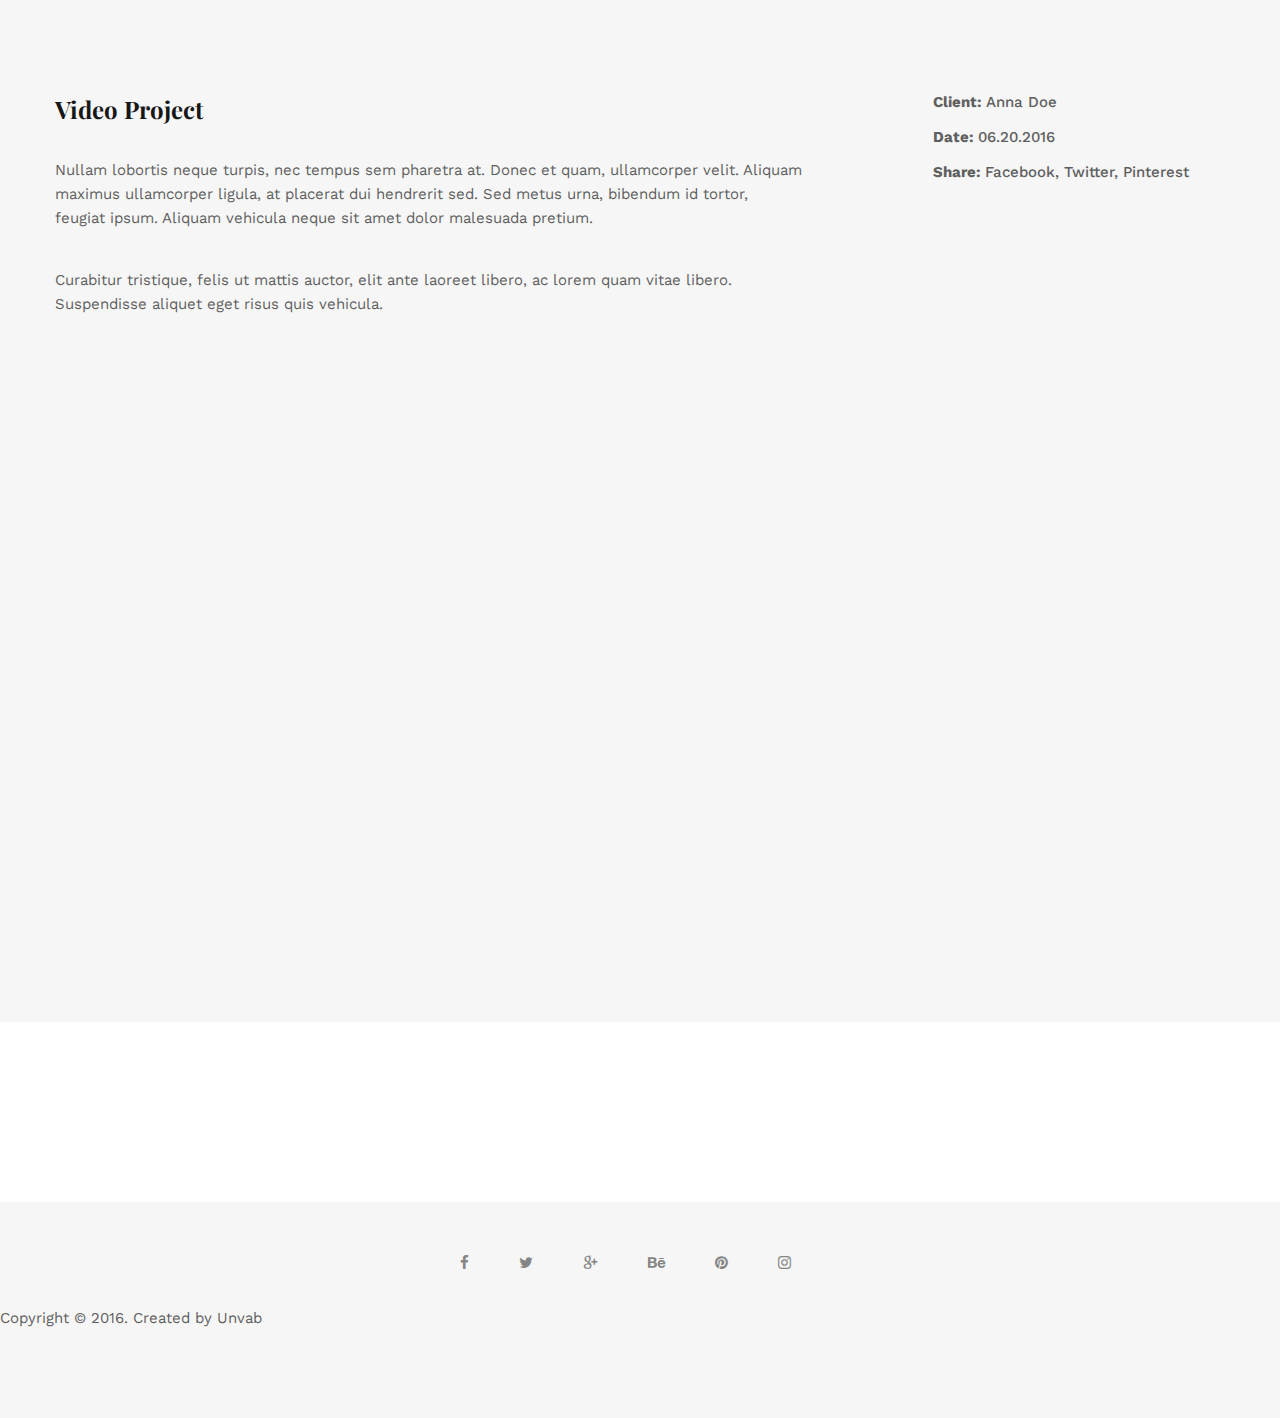
<file: snow-work.html>
<!DOCTYPE html>
<html lang="en">
<head>
	<meta charset="UTF-8">
	<title>snow-work</title>
	<link rel="stylesheet" href="css/reset .css">
    <link href="https://fonts.googleapis.com/css?family=Playfair+Display:400i,700|Work+Sans:400,500&display=swap" rel="stylesheet">
    <link rel="stylesheet" href="css/icomoon.css">
    <link rel="stylesheet" href="css/slick.css">
    <link rel="stylesheet" href="css/form.css">
    <link rel="stylesheet" href="css/style.css">
</head>
<body>
	<!-- <header id="header"></header> -->
	
	<main id="main">
		<section class="video-progect">
		<div class="container">
			<div class="row">
				<div class="video-text">
					<h2>Video Project</h2>
					<p>Nullam lobortis neque turpis, nec tempus sem pharetra at. Donec et quam, ullamcorper velit. Aliquam maximus ullamcorper ligula, at placerat dui hendrerit sed. Sed metus urna, bibendum id tortor, feugiat ipsum. Aliquam vehicula neque sit amet dolor malesuada pretium.</p>
					<p>Curabitur tristique, felis ut mattis auctor, elit ante laoreet libero, ac lorem quam vitae libero. Suspendisse aliquet eget risus quis vehicula.</p>
				</div>
				<div class="autor-inform">
					<ul>
						<li>
							<strong>Client: </strong>
							<span>Anna Doe</span>
						</li>
						<li><strong>Date: </strong>
							<span> 06.20.2016</span>
							</li>
						<li>
							<strong>Share:  </strong>
							<span>Facebook, Twitter, Pinterest</span>
						</li>
					</ul>
				</div>
			</div>
		</div>
		<div class="video">
				<iframe width="560" height="315" src="https://www.youtube.com/embed/XEfDYMngJeE" frameborder="0" allow="accelerometer; autoplay; encrypted-media; gyroscope; picture-in-picture" allowfullscreen></iframe>
		</div>
	</section>
    <section class="next" style="background-color: #fff">
	</section>
	</main>
	<footer id="footer-snow" style="background-color: #f6f6f6">
		<div class="social-icon-snow">
			<ul>
				<li class="footer-li"><a href="#" class="icon-facebook"></a></li>
				<li class="footer-li"><a href="#" class="icon-twitter"></a></li>
				<li class="footer-li"><a href="#" class="icon-google"></a></li>
				<li class="footer-li"><a href="#" class="icon-behance"></a></li>
				<li class="footer-li"><a href="#" class="icon-pinterest"></a></li>
				<li class="footer-li"><a href="#" class="icon-instagram"></a></li>
			</ul>
			<p>Copyright © 2016. Created by Unvab</p>
		</div>
	</footer>
</body>
</html>
</file>
<file: css/icomoon.css>
@font-face {
  font-family: 'icomoon';
  src:  url('../fonts/icomoon.eot?d6fa40');
  src:  url('../fonts/icomoon.eot?d6fa40#iefix') format('embedded-opentype'),
    url('../fonts/icomoon.ttf?d6fa40') format('truetype'),
    url('../fonts/icomoon.woff?d6fa40') format('woff'),
    url('../fonts/icomoon.svg?d6fa40#icomoon') format('svg');
  font-weight: normal;
  font-style: normal;
}

[class^="icon-"], [class*=" icon-"] {
  /* use !important to prevent issues with browser extensions that change fonts */
  font-family: 'icomoon' !important;
  speak: none;
  font-style: normal;
  font-weight: normal;
  font-variant: normal;
  text-transform: none;
  line-height: 1;

  /* Better Font Rendering =========== */
  -webkit-font-smoothing: antialiased;
  -moz-osx-font-smoothing: grayscale;
}

.icon-google:before {
  content: "\e902";
}
.icon-star-empty:before {
  content: "\e903";
}
.icon-pinterest:before {
  content: "\e904";
}
.icon-behance:before {
  content: "\e905";
}
.icon-twitter:before {
  content: "\e906";
}
.icon-facebook:before {
  content: "\e907";
}
.icon-angle-down:before {
  content: "\e908";
}
.icon-briefcase:before {
  content: "\e909";
}
.icon-heart-o:before {
  content: "\e90a";
}
.icon-clock-o:before {
  content: "\e90b";
}
.icon-instagram:before {
  content: "\e90c";
}
.icon-quote-right:before {
  content: "\e900";
}
.icon-quote-left:before {
  content: "\e901";
}
</file>
<file: css/form.css>
input[type=text] ,
input[type=email] {
	display: block;
	width: 100%;
	height: 48px;
	padding: 15px 20px;
	background-color: #fff;
	font-size: 14px;
	outline: none;
	border:1px solid transparent;
	margin: 0 0 30px;
	font-family: 'Work Sans', sans-serif;
}

input[type=text]:focus{
	outline: none;
	border: 1px solid #ccc;
}

input[type=text]:active{
	outline: none;
	border: 1px solid #ccc;
}

input[type=text]:hover{
	outline: none;
	border: 0.8;
}

input[type=text] ::placeholder{
	color: #858585;
	font-size: 14px;
}

input[type=email]:focus{
	outline: none;
	border: 1px solid #ccc;
}

input[type=email]:active{
	outline: none;
	border: 1px solid #ccc;
}

input[type=email]:hover{
	outline: none;
	border: 0.8;
}

input[type=email]::placeholder {
	color: #858585;
	font-size: 14px;
}

textarea {
	display: block;
	width: 100%;
	height: 170px;
	padding: 15px 20px;
	background-color: #fff;
	font-size: 14px;
	outline: none;
	border:1px solid transparent;
	margin: 0 0 30px;
	font-family: 'Work Sans', sans-serif;
}
textarea:focus{
	outline: none;
	border: 1px solid #ccc;
}

textarea:active{
	outline: none;
	border: 1px solid #ccc;
}

textarea:hover{
	outline: none;
	border: 0.8;
}

textarea::placeholder {
	color: #858585;
	font-size: 14px;
}

input[type=submit]{
	max-width: 180px;
	display: block;
	width: 100%;
	border: none;
	outline: none;
	font-size: 14px;
	color: #fff;
	text-transform: uppercase;
	text-align: center;
	background-color: #252525;
	padding: 20px 10px;
}
input[type=submit]:hover{
	opacity: 0.8;
	cursor: pointer;
}
</file>
<file: css/style.css>
/*base-style-start*/ 
#wrapper {
    position: relative;
    overflow: hidden;
}

.container {
    max-width: 1200px;
    margin: 0 auto;
    width: 100%;
    padding: 0 15px;
}

body {
    font-style: 15px;
    color: #5f5f5f;
    font-family: 'Work Sans', sans-serif;
    line-height: 1.6;
    background-color: #f6f6f6;
}

h1 {
    font-size: 48px;
    line-height: 1.25;
    color: #fff;
    font-weight: 700;
    font-family: 'Playfair Display', serif;
}

h2 {
    font-style: 38px;
    color: #171717;
    font-weight: 700;
    font-family: 'Playfair Display', serif;
    margin-bottom: 30px;
}

p{
	margin: 0 0 38px;
}

section {
    padding: 90px 0;
}

.row {
    display: flex;
    justify-content: space-between;
    align-items: center;
}

/*base-style-end*/

/*header-start*/
#header {
    display: flex;
    justify-content: center;
    align-items: center;
    position: relative;
    height: 100vh;
    background-size: cover;
    background-position: 50% 50%;
    background-repeat: no-repeat;
}
.btn-down{
    position: absolute;
    bottom: 20px;
    left: 50%;
    transform: translateX(-50%);
    color: #fff;
}

.btn-down a{ 
    width: 50px;
    height: 50px;
    border: 1px solid #fff;
    display: flex;
    border-radius: 50%;
    justify-content: center;
    align-items: center; 
    font-size: 25px;
}

.header-content {
    padding: 37px 0;
    position: absolute;
    top: 0;
    right: 0;
    left: 0;
}

.fixed-header{
    position: fixed;
    top: 0;
    left: 0;
    right: 0;
    background-color: #6D605B;
    z-index: 4;
    padding: 30px 0;
}

#header:before {
    position: absolute;
    content: " ";
    top: 0;
    right: 0;
    bottom: 0;
    left: 0;
    background-color: rgba(0, 0, 0, 0.4);
}

.logo {
    display: block;
    width: calc(92px-10px);
    margin: 0 10px 0 0;
}

nav {
    width: calc(100% - 92px);
}

@media screen and (max-width: 768px) {
    .logo {width:100%;
    }
}

.menu {
    display: flex;
    justify-content: flex-end;
}

li {
    font-weight: 500;
    font-size: 15px;
    margin: 0 30px 0 0;
    /*text-transform: uppercase;*/
}

.menu li:last-child {
    margin: 0;
}


.menu li a {
    transition: 0.3s;
    color: #bfbfbf;
    text-transform: uppercase;
}

.menu li a:hover {
    color: #fff;
}

.header-wraper {
    display: flex;
    justify-content: space-between;
    align-items: center;
}

.main-slogan {
    position: relative;
    max-width: 735px;
    text-align: center;
    z-index: 1;

}

.sub-title {
    font-size: : 14px;
    color: #fff;
    display: block;
    text-transform: uppercase;
    font-weight: 700;
    margin: 0 0 25px 0;
}

.text-style {
    font-style: italic;
}

@media screen and (max-width: 768px) {
    .menu {
        display: none;
    }

    .trigger {
        display: inline-block;
        margin: 3px;
        cursor: pointer;
        position: absolute;
        right: 25px;
        top: 28px;
    }

    .trigger i {
        display: block;
        width: 30px;
        height: 6px;
        margin: 4px auto;
        background: #222;
    }

    .show {
        display: block;
    }
}

/*header-style-end*/

/*about-agency*/

.heading {
    margin: 0 auto 25px;
    max-width: 697px;
    text-align: center;
}

.signature {
    display: block;
    margin: 0 auto;
    max-width: 228px;
}

/*our-achievements start*/
.our-achievements {
    background-position: 50% 50%;
    background-size: cover;
    padding: 112px 0 95px;
}

.our-achievements .row {
    margin: -30px;
}

.our-achievements .col {
    width: 25%;
    padding: 0 30px;
}

.achievements-item {
    position: relative;
    padding: 0 0 0 55px;
}

@media screen and (max-width: 1024px) {
    .our-achievements .col{
        width: 25%;
    }
}


@media screen and (max-width: 768px) {
    .our-achievements .col{
        width: 50%;
        display: flex;
        justify-content: space-between;
        flex-wrap: wrap;
    }
}

.achievements-item i {
    position: absolute;
    left: 0;
    top: 50%;
    transform: translateY(-50%);
    font-size: 48px;
    color: #fff;
}

.achievements-nomber {
    font-size: 18px;
    color: #fff;

}

.achievements-title {
    color: #fff;
    font-size: 14px;
    text-transform: uppercase;
    font-weight: 500;
}

.achievements-item .icon-briefcase {
    margin: 2px 0 0 0;
}

/*our-achievements end*/

/*best-project-start*/

.project-items{
    display: flex;
    justify-content: space-between;
    margin: 0 -15px;
    flex-wrap: wrap;
}

.project-items-col {
    width: 33.31%;
    padding:0  15px;
}

@media screen and (max-width: 1024px) {
    .project-items-col {
        width: 100%;
        display: flex;
        justify-content: space-between;
        flex-wrap: wrap;
    }
}

@media screen and (max-width: 768px) {
   .project-items-col  {
      justify-content: center;
    }
}

.project-item{
     display: block;
     height: 250px;
     background-size: cover;
     background-position: 50% 50%;
     margin: 0 0 30px;
    -webkit-filter: grayscale(100%); /* Ch 23+, Saf 6.0+, BB 10.0+ */
     transition: filter .3s ease-in-out;
     cursor: pointer;
}

@media screen and (max-width: 1024px) {
    .project-item {
      width: calc(33.31% - 20px );
      margin: 0 10px 20px;
    }
}

@media screen and (max-width: 768px) {
    .project-item {
      width: 100%;
      max-width: 300px;
      margin: 0 10px 20px;
    }
}


.project-item:hover{
   -webkit-filter: grayscale(0%); /* Ch 23+, Saf 6.0+, BB 10.0+ */   
}

.project-item.project-item-big{
height: 530px;
}


@media screen and (max-width: 1024px) {
    .project-item.project-item-big{
      height: 250px;
    }
}

.project-item:last-child{
    margin: 0;
}


@media screen and (max-width: 768px) {
    .project-item:last-child {
      margin: 0 0 20px;
    }
}

/*best-project-end*/

/*testimonials-start*/
.testimonials {
    background-position: 50% 50%;
    background-size: cover;
    padding: 170px 0 55px;
}




/*single-item-start*/
.single-item {
    max-width: 735px;
    margin: 0 auto;
}


blockquote {
 /*   font-family: 'Playfair Display', serif;*/
    font-size: 24px;
    font-style: italic;
    text-align: center;
    color: #fff;
    position: relative;
    padding: 0 0 45px;
}

blockquote p {
       font-family: 'Playfair Display', serif;
       font-size: 24px;
    position: relative;
    display: inline;
    vertical-align: middle;
}

blockquote p:before {
    content: "\e900";
    position: absolute;
    display: inline;
    bottom: 10px;
    right: -10px;
    font-size: 10px;
    font-family: 'icomoon';
}


blockquote p:after {
    content: "\e901";
    position: absolute;
    display: inline;
    top: 0;
    left: -10px;
    font-size: 10px;
    font-family: 'icomoon';
}


blockquote cite {
    text-transform: uppercase;
    font-size: 14px;
    font-style: normal;
    display: block;
    position: absolute;
    bottom: 0;
    left: 50%;
    transform: translateX(-50%);
}

.single-item {
    padding: 0 0 118px;
}

.slick-slider {
    position: relative;
}

.slick-slider .slick-dots {
    position: absolute;
    left: 50%;
    bottom: 0;
    transform: translateX(-50%);
}

.slick-dots li {
    display: inline-block;
    vertical-align: middle;
    margin: 0 10px 5px;
}

.slick-slider .slick-dots button {
    background-color: #5b5b5b;
    font-size: 0;
    text-indent: -999px;
    line-height: 0;
    width: 6px;
    height: 6px;
    border-radius: 50%;
}

.slick-slider .slick-dots .slick-active button {
    width: 13px;
    height: 13px;
    background-color: #fff;
}

/*/*single-item-end*/


/*logo-urem-start*/
.logo-carousel {
	background-color: #fff;
}
.logo-item .slick-initialized .slick-slider .logo-item {
    width: 20%;
}

.containe .logo-item {
    justify-content: center;
    margin: 0 auto;
}

.logo-item .logo-link{
    align-items: center;
    max-width: 127px;
    margin: 0 auto;
    display: flex;
    justify-content: center;
    padding: 65px 0;
}

/*post-carousel start*/

.container .post {
    width: 370px;
    height: 430px;
    box-sizing: border-box;
    background-color: #fff;
    /*padding: 0 30px 0 0;*/
}

.post .post-title {
    padding:25px;
    font-family: 'Playfair Display', serif;
    font-size: 20px;
    color: #000;
}

.post .post-time {
    display: block;
    margin-bottom: 20px;
    font-family: 'Work Sans', sans-serif;
    font-size: 12px;
    color: #000;
    text-transform: uppercase;
    margin: 0 0 0 25px;
    line-height: 2;
}

.post-description {
    margin: 0 0 25px 25px;
    /*margin: 0 0 30px;*/
}

.post-carousel {
    padding-bottom: 45px;
}

.post-carousel .slick-dots .slick-active button {
    background-color: #000;
}

.post figure {
    position: relative;
    background: #fff;
    display: block;
    height: 240px;
    background-position: 50% 50%;
    background-size: cover;
}

figcaption {
    position: absolute;
    color: #fff;
    background-color: #000;
    /*max-width: 90px;*/
    text-transform: uppercase;
    padding: 5px 10px;
    text-align: center;
        display: flex;
    left: 10px;
    bottom: 10px;
    /*bottom: -10px;
    left: 10px;
*/}

/*post-carousel end*/

/*singl-post-start*/

.container .post {
    width: 370px;
    height: 430px;
    box-sizing: border-box;
    background-color: #fff;
    /*padding: 0 30px 0 0;*/
    margin: 30px
}

.container .post-big {
    height: 560px;
    width: 370px;
}

.post-item{
    display: flex;
    justify-content: space-between;
    margin: 0 -15px;
}

.post-col {
    width: 33.31%;
}
/*singl-post-end*/


/*contact-info start*/
.contact {
	width: calc(43% - 74px);
	margin: 0 74px 0 0;
}

@media screen and (max-width: 1024px) {
    .contact{
      width: calc(43% - 74px);
    }
}

@media screen and (max-width: 768px) {
    .contact{
      width: 100%;
      justify-content: center;
    }
}

.contact-info .row {
	align-items: flex-start;
}

.contact-list li {
	margin: 0 0 11px;
}

.contact-form {
	width: 57%;
}

@media screen and (max-width: 1024px) {
    .contact-form{
      width: 57%;
    }
}

@media screen and (max-width: 768px) {
    .contact-form{
      width: 100%;
      justify-content: center;
    }
}

.contact-list_title {
	font-weight: 500;
	color: #171717;
	margin: 0 8px 0 0;
}


/*user-data*/
.user-data {
	display: flex;
	justify-content: space-between;
	margin: 0 -15px;
}

.user-data 
input[type=text],
input[type=email] {
	width: 50%;
	margin: 0 15px 38px;
}

/*snow-page-start*/

.blog-img{
    display: flex;
    justify-content: center;
    align-items: center;
    position: relative;
    height: 100vh;
    background-size: cover;
    background-position: 50% 50%;
    background-repeat: no-repeat;
}

.blog {
    background-color: #f6f6f6;
}

.wrapper{
    padding: 0 0 60px;
}

.container-blog {
        /*display: flex;*/
    justify-content: center;
    /*text-align: center;*/
    max-width: 760px;
    width: 100%;
    margin: 0 auto;
}

.title {
    display: block;
    font-size: 38px;
    color: #000;
    text-align: left;
    font-family: 'Playfair Display', serif;
    line-height: 2.2;
    margin-top: 90px;
}

.detail {
    font-size: 12px;
    line-height: 1.6666;
    color: #171717;
    justify-content: flex-start;
    text-transform: uppercase;
    font-weight: bold;
    margin: 0 0 38px;
}

/*span {
    padding: 0 20px 0 0;
}*/
.description{
    color: rgb(95, 95, 95)
}


p {
    font-size: 15px;
    /*color: #000;*/
    line-height: 1.6;
    font-family: 'Work Sans', sans-serif;
    /*font-weight: 300;*/
}

.cursiv p {
    font-size: 20px;
    /*color: #000;*/
    line-height: 1.5;
    font-family: 'Playfair Display', serif;
    font-style: italic;
}

.font-style {
    font-style: medium;
    font-weight: bold;
    padding: 40px 0;
}

/*comments-start*/
.comments{
    padding: 60px 00 ;
}

.comments .container-blog{
    max-width: 
}

.title-comments {
    display: block;
    color: #171717;
    font-size: 24px;
    margin: 0 0 40px;
}

.comment{
    display: flex;
    justify-content: space-between;
}
.user-img {
    display: block;
    height: 99px;
    width: 99px;
    border-radius: 50%;
}

.comment-description{
    position: relative;
    width: calc(100% - 99px);
    padding: 0 24px;
    color: #4b4b4b;
}

.user-name {
    color: #000;
    margin: 0  0 24px;
    display: block;
}

.autor-comment {
    max-width: 666px;
    margin-left: auto;
}

.comment-date, .comment-replay{
    position: absolute;
    top: 0;
    font-size: 12px;
    font-weight: 500;
    color: #171717;
    line-height: 24px;
}

.comment-date{
    right: 80px;
}

.comment-replay {
    text-transform: uppercase;
    right: 0;
}

.next {
    height: 100px;
}

/*footer-start*/
#footer-snow {
    height: 160px;
}

.social-icon-snow {
    padding: 50px 0;
}

.social-icon-snow ul {
    font-size: 14px;
    display: flex;
    justify-content: center;
    text-align: center;
    color: #858585;
    list-style-type: none;
    margin: 0 0 30px;
}

.social-icon-snow a{
    margin: 0 10px;
}

.copy {
    display: block;
    margin: 0 auto;
}
/*snow-page-end*/

/*gallery-page-start*/
.item {
  float: left;
  height: 300px;
  width: 33.31%;
}

.item-big{
    height: 400px;
}

.item a {
    display: block;
    background-size: cover;
    background-position: 50% 50%;
    background-repeat: no-repeat;
    height: 100%;
    position: relative;
}

@media screen and (max-width: 992px) {
    .item {
        width: 50%;
    }
}

@media screen and (max-width: 768px) {
    .item {
        width: 100%;
    }
}

.item-hover {
    position: absolute;
    top: 0;
    left: 0;
    right: 0;
    bottom: 0;
    background-color: rgba(0,0,0, 0.8);
    display: flex;
    justify-content: center;
    align-items: center;
    opacity: 0;
    visibility: hidden;
}
.item-hover-title {
    font-size: 24px;
    display: block;
    font-family: 'Playfair Display', serif;
    color: #fff;
    position: relative;
    bottom: -30px;
    transition: all 0.5s;
}
.item-hover-text {
    display: block;
    font-size: 14px;
    text-transform: uppercase;
    font-weight: 500;
    color: #fff;
    text-align: center;
    position: relative;
    bottom: -30px;
    transition: all 0.5s;
}
 .item a:hover .item-hover {
    opacity: 1;
    visibility: visible;
 }

 .item a:hover .item-hover .item-hover-title{
    bottom: 0;
 }

 .item a:hover .item-hover .item-hover-text{
    bottom: 0;
 }

/*gallery-page-end*/


/*video-page-start*/
.video-progect {
    background-color: #f6f6f6;
}
.video-text {
    width: calc(75% - 130px);
    margin: 0 130px 0 0;
}
.video-progect .row {
    align-items: flex-start;
}

.autor-inform {
    width: 25%;
}

.video iframe{
    width: 100% !important;
    height: 570px !important;
}
.autor-inform li {
    margin: 0 0 11px;
}
/*video-page-end*/



/*footer-start*/
#footer {
    background-color: #000;
    display:flex;
    height: 485px;
}

.col-footer {
    width: 33.31%;
    height: 250px;
   margin:    85px 0;
    /*padding: 90px 50px 90px 0;*/
}

h5{
    padding:0 0 35px 0;
    font-size: 20px;
    line-height: 0.8333;
    color: #fff;
    font-family: 'Playfair Display', serif;
}

.col-footer p{
    font-size: 15px;
    line-height: 1.6;
    font-family: 'Playfair Display', serif;
    font-weight: 100;
    color: #fff;
    margin: 0 auto;
    padding: 0 0 30px;
}

.social-icon ul {
    font-size: 14px;
    display: flex;
    justify-content: flex-start;
    text-align: center;
    list-style-type: none;
    color: #fff;
}
.social-icon li{
    margin: 0 10px 0;
}
/*.social-icon a{
    margin: 0 10px;
}*/

.li-text{
     font-size: 15px;
    line-height: 1.6;
    font-family: 'Work Sans', sans-serif;
    color: #fff;
    margin: 0 auto;
    padding: 0 0 30px;
    line-height: 1.6;
}

.twitter li {
    padding:0 0 0 35px;li
    margin: 0 0 30px;
}

.icon-twitter .icon-twitter-home {
    font-size: 15px;
    color: #fff;
}

/*instagram*/
.insta-col {
    width: 25%;
    height: 20px;
    /*padding: 0 5px 5px;*/
}

.insta-img {
    height: 85px;
    background-position: 50% 50%;
    background-size: cover;
    position: relative;
    display: block;
   }

.insta-col a {
    margin: 0 3px 5px;
}

.border{
    height: 70px;
    border-top: 5px solid #5f5f5f;
    padding: 30px 0;
    width: 100%;
}

h6{
    display: flex;
    justify-content: center;
    text-align: center;
    align-items: center;
    font-size: 14px;
    font-family: 'Work Sans', sans-serif;
    color: #fff;
    font-weight: 100;
}

/*footer-end*/
</file>
<file: css/reset .css>
*{
	box-sizing: border-box;
	margin: 0;
	padding: 0;
}
body{
	margin: 0;
}
a{
	color: inherit;
	text-decoration: none;
}
a:hover, a:active{
	text-decoration: none;
}
ul{
	list-style: none;
}
img {
	max-width: 100%;
	vertical-align: top;
}
button {
	outline: none;
	border: none;
	cursor: pointer;
}
</file>
